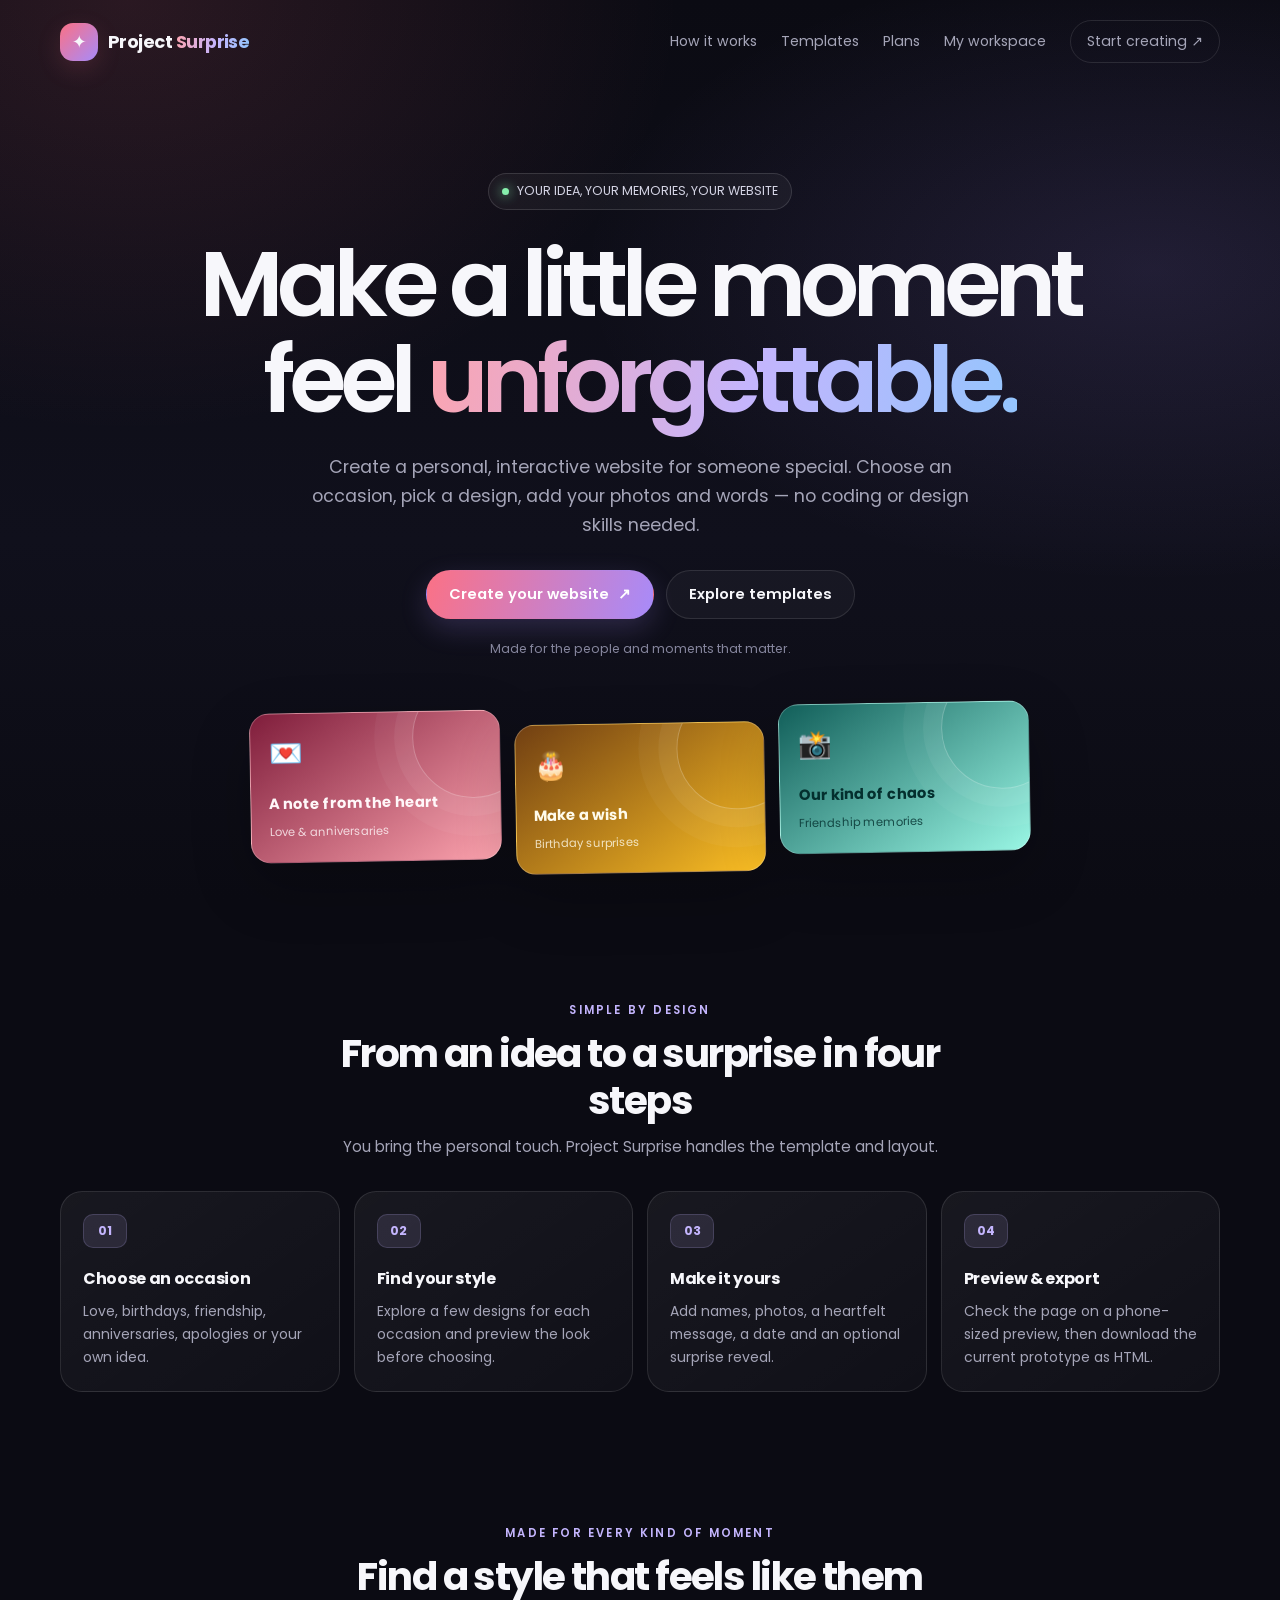
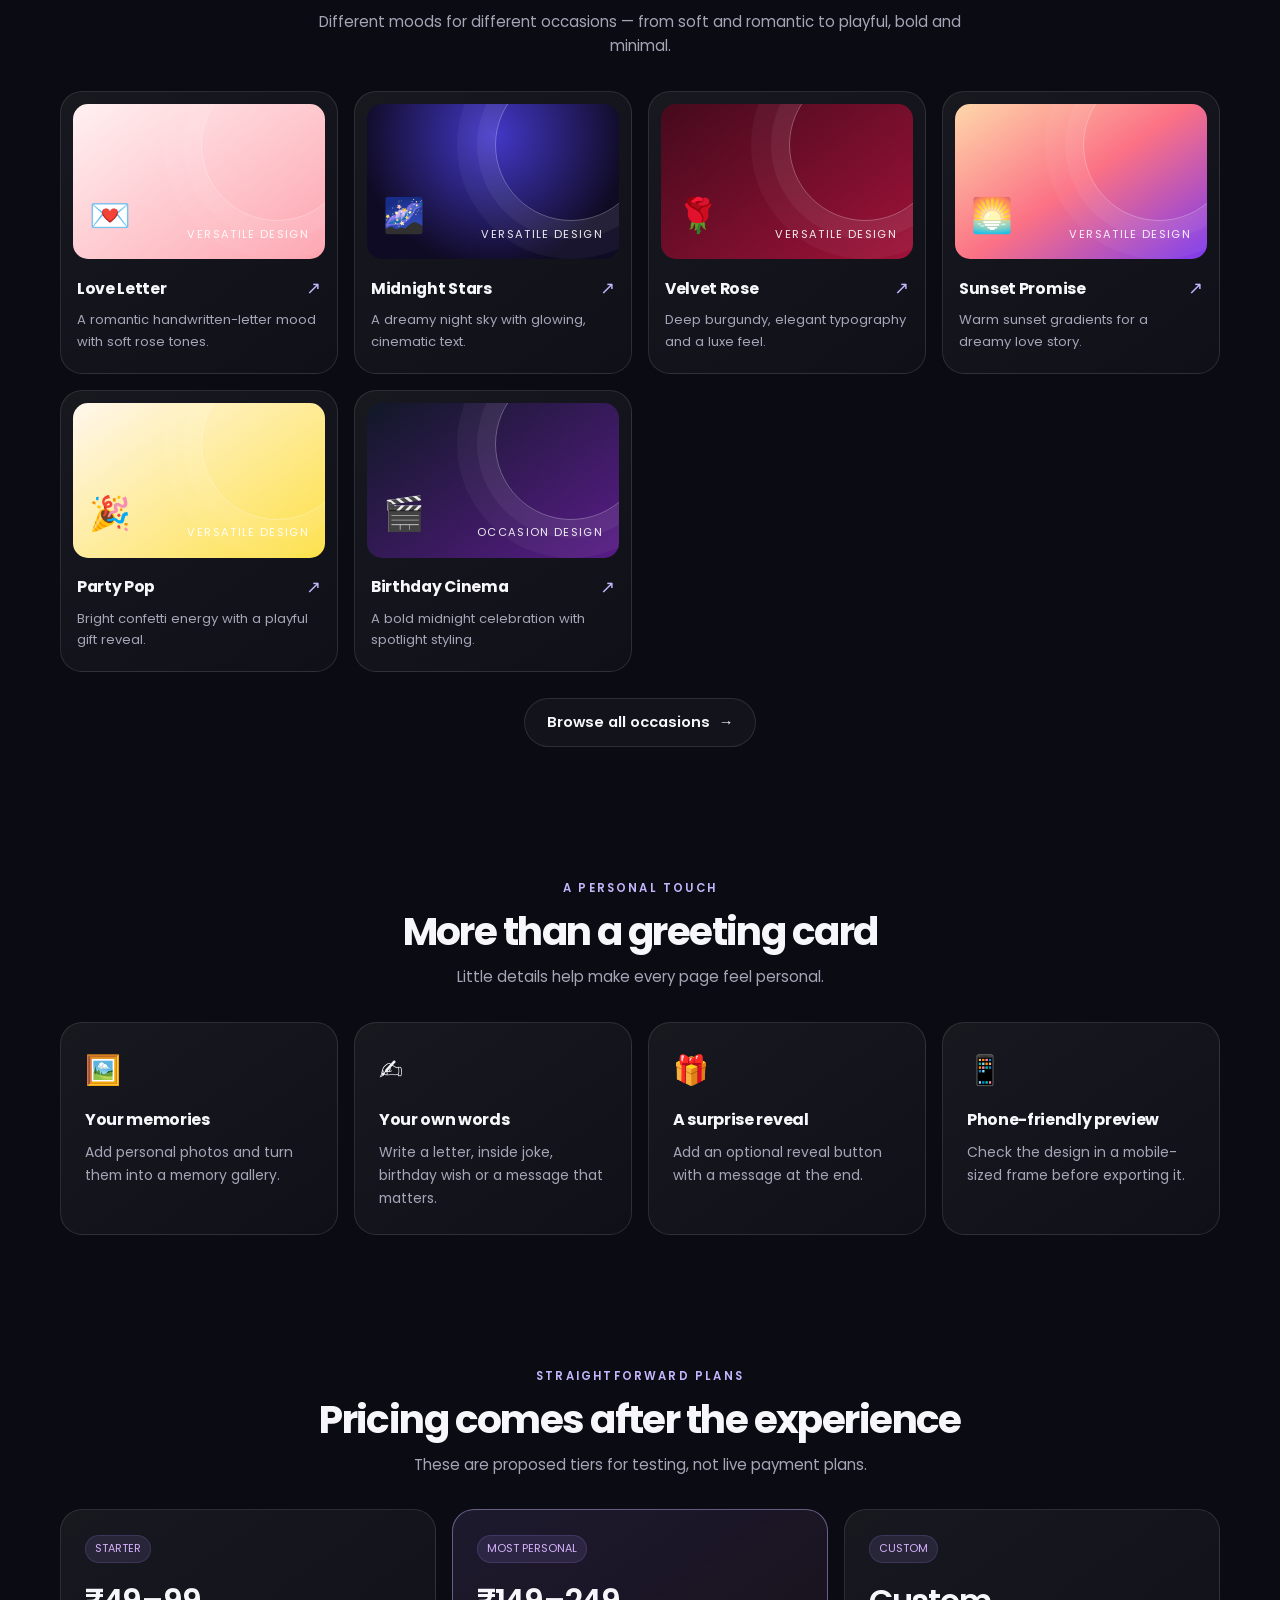
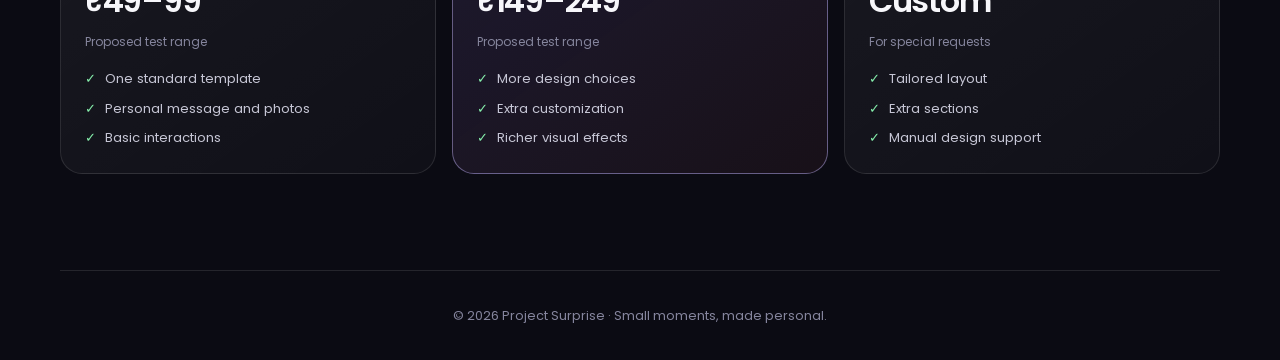
<file: index.html>
<!doctype html>
<html lang="en">
<head>
<meta charset="utf-8">
<meta name="viewport" content="width=device-width,initial-scale=1">
<title>Project Surprise — Make a little moment unforgettable</title>
<meta name="description" content="Create a personal surprise website for love, birthdays, friendship and special moments. No coding needed.">
<link rel="preconnect" href="https://fonts.googleapis.com">
<link href="https://fonts.googleapis.com/css2?family=Poppins:wght@400;500;600;700&display=swap" rel="stylesheet">
<link rel="stylesheet" href="style.css">
</head>
<body>
<div class="wrap">
  <nav class="nav">
    <a class="logo" href="index.html"><span class="logo-mark">✦</span><span>Project <span class="grad">Surprise</span></span></a>
    <div class="navlinks">
      <a class="link" href="#how">How it works</a>
      <a class="link" href="#templates">Templates</a>
      <a class="link" href="#pricing">Plans</a>
      <a class="link" href="admin.html">My workspace</a>
      <a class="link nav-cta" href="create.html">Start creating ↗</a>
    </div>
  </nav>

  <header class="hero">
    <div class="eyebrow-pill"><span></span> YOUR IDEA, YOUR MEMORIES, YOUR WEBSITE</div>
    <h1>Make a little moment<br>feel <span class="grad">unforgettable.</span></h1>
    <p>Create a personal, interactive website for someone special. Choose an occasion, pick a design, add your photos and words — no coding or design skills needed.</p>
    <div class="cta">
      <a class="btn" href="create.html">Create your website <span>↗</span></a>
      <a class="btn ghost" href="#templates">Explore templates</a>
    </div>
    <div class="hero-note">Made for the people and moments that matter.</div>
    <div class="hero-art" aria-label="Examples of different website styles">
      <div class="art-tile art-love"><span class="art-emoji">💌</span><div><strong>A note from the heart</strong><br><small>Love & anniversaries</small></div></div>
      <div class="art-tile art-birthday"><span class="art-emoji">🎂</span><div><strong>Make a wish</strong><br><small>Birthday surprises</small></div></div>
      <div class="art-tile art-friends"><span class="art-emoji">📸</span><div><strong>Our kind of chaos</strong><br><small>Friendship memories</small></div></div>
    </div>
  </header>

  <section class="section" id="how">
    <div class="section-head"><div class="kicker">Simple by design</div><h2>From an idea to a surprise in four steps</h2><p>You bring the personal touch. Project Surprise handles the template and layout.</p></div>
    <div class="steps">
      <div class="card"><h3>Choose an occasion</h3><p>Love, birthdays, friendship, anniversaries, apologies or your own idea.</p></div>
      <div class="card"><h3>Find your style</h3><p>Explore a few designs for each occasion and preview the look before choosing.</p></div>
      <div class="card"><h3>Make it yours</h3><p>Add names, photos, a heartfelt message, a date and an optional surprise reveal.</p></div>
      <div class="card"><h3>Preview & export</h3><p>Check the page on a phone-sized preview, then download the current prototype as HTML.</p></div>
    </div>
  </section>

  <section class="section" id="templates">
    <div class="section-head"><div class="kicker">Made for every kind of moment</div><h2>Find a style that feels like them</h2><p>Different moods for different occasions — from soft and romantic to playful, bold and minimal.</p></div>
    <div class="grid template-grid" id="tplGrid"></div>
    <div style="text-align:center;margin-top:26px"><a class="btn ghost" href="create.html">Browse all occasions <span>→</span></a></div>
  </section>

  <section class="section">
    <div class="section-head"><div class="kicker">A personal touch</div><h2>More than a greeting card</h2><p>Little details help make every page feel personal.</p></div>
    <div class="grid feature-grid">
      <div class="card"><div class="ic">🖼️</div><h3>Your memories</h3><p>Add personal photos and turn them into a memory gallery.</p></div>
      <div class="card"><div class="ic">✍️</div><h3>Your own words</h3><p>Write a letter, inside joke, birthday wish or a message that matters.</p></div>
      <div class="card"><div class="ic">🎁</div><h3>A surprise reveal</h3><p>Add an optional reveal button with a message at the end.</p></div>
      <div class="card"><div class="ic">📱</div><h3>Phone-friendly preview</h3><p>Check the design in a mobile-sized frame before exporting it.</p></div>
    </div>
  </section>

  <section class="section" id="pricing">
    <div class="section-head"><div class="kicker">Straightforward plans</div><h2>Pricing comes after the experience</h2><p>These are proposed tiers for testing, not live payment plans.</p></div>
    <div class="grid">
      <div class="card price-card"><span class="tag">STARTER</span><div class="price">₹49–99</div><div class="price-note">Proposed test range</div><ul class="mini-list"><li>One standard template</li><li>Personal message and photos</li><li>Basic interactions</li></ul></div>
      <div class="card price-card featured"><span class="tag">MOST PERSONAL</span><div class="price">₹149–249</div><div class="price-note">Proposed test range</div><ul class="mini-list"><li>More design choices</li><li>Extra customization</li><li>Richer visual effects</li></ul></div>
      <div class="card price-card"><span class="tag">CUSTOM</span><div class="price">Custom</div><div class="price-note">For special requests</div><ul class="mini-list"><li>Tailored layout</li><li>Extra sections</li><li>Manual design support</li></ul></div>
    </div>
  </section>

  <footer class="site">© <span id="y"></span> Project Surprise · Small moments, made personal.</footer>
</div>
<script src="templates.js"></script>
<script>
document.getElementById('y').textContent = new Date().getFullYear();
const grid = document.getElementById('tplGrid');
PS.TEMPLATES.slice(0, 6).forEach(t => {
  const a = document.createElement('a');
  a.className = 'card template-card';
  a.href = 'create.html?template=' + encodeURIComponent(t.id);
  a.innerHTML = `<div class="template-art" style="background:${t.preview}"><span class="preview-icon">${t.emoji}</span><span class="preview-label">${t.occasion.length > 1 ? 'Versatile design' : 'Occasion design'}</span></div><div class="template-meta"><h3>${t.name}</h3><span class="arrow">↗</span></div><p>${t.desc}</p>`;
  grid.appendChild(a);
})
</script>
</body>
</html>
</file>
<file: style.css>
:root{
  --bg:#0b0b13;--bg2:#141421;--ink:#f7f7fb;--mute:#a5a5b8;--card:rgba(24,24,39,.82);--line:rgba(255,255,255,.11);
  --accent:#fb7185;--accent2:#a78bfa;--ok:#34d399;--danger:#f87171;--radius:22px;
}
*{box-sizing:border-box;margin:0;padding:0}
html{scroll-behavior:smooth;scroll-padding-top:90px}
body{font-family:'Poppins',system-ui,sans-serif;background:var(--bg);color:var(--ink);line-height:1.65;min-height:100vh;overflow-x:hidden}
body:before{content:"";position:fixed;inset:0;pointer-events:none;z-index:-2;background:radial-gradient(ellipse at 10% 0%,rgba(251,113,133,.13),transparent 34%),radial-gradient(ellipse at 90% 30%,rgba(167,139,250,.13),transparent 35%),linear-gradient(180deg,#0b0b13,#10101c 60%,#0b0b13)}
a{color:inherit;text-decoration:none}
button,input,textarea,select{font:inherit}
.wrap{width:min(1160px,100% - 40px);margin:0 auto}
.grad{background:linear-gradient(100deg,#fda4af,#c4b5fd 55%,#93c5fd);-webkit-background-clip:text;background-clip:text;color:transparent}
/* Navigation */
.nav{display:flex;justify-content:space-between;align-items:center;gap:18px;padding:20px 0;position:relative;z-index:5}
.logo{display:inline-flex;align-items:center;gap:10px;font-weight:700;font-size:1.12rem;letter-spacing:-.03em;white-space:nowrap}
.logo-mark{display:grid;place-items:center;width:38px;height:38px;border-radius:13px;background:linear-gradient(135deg,#fb7185,#a78bfa);box-shadow:0 8px 24px #fb718526}
.navlinks{display:flex;align-items:center;gap:24px}
.nav a.link{color:var(--mute);font-size:.88rem;transition:color .2s}
.nav a.link:hover{color:var(--ink)}
.nav .nav-cta{padding:9px 16px;border-radius:999px;border:1px solid var(--line);color:var(--ink)}
/* Buttons */
.btn{display:inline-flex;align-items:center;justify-content:center;gap:9px;border:1px solid transparent;cursor:pointer;font:600 .92rem 'Poppins',sans-serif;padding:13px 22px;border-radius:999px;color:#fff;background:linear-gradient(110deg,#fb7185,#a78bfa);box-shadow:0 10px 28px rgba(167,139,250,.2);transition:transform .2s,filter .2s,border-color .2s;min-height:46px}
.btn:hover{transform:translateY(-2px);filter:brightness(1.06)}
.btn.ghost{background:rgba(255,255,255,.035);border-color:var(--line);box-shadow:none;color:var(--ink)}
.btn.small{padding:8px 14px;min-height:36px;font-size:.8rem}
.btn.danger{background:var(--danger);box-shadow:none}
.btn:disabled{opacity:.4;cursor:not-allowed;transform:none}
/* Hero */
.hero{position:relative;text-align:center;padding:90px 0 78px;max-width:900px;margin:auto}
.eyebrow-pill{display:inline-flex;align-items:center;gap:8px;padding:7px 13px;border:1px solid rgba(255,255,255,.13);background:rgba(255,255,255,.045);border-radius:999px;color:#d4d4e4;font-size:.78rem;margin-bottom:26px}
.eyebrow-pill span{display:inline-block;width:7px;height:7px;background:#86efac;border-radius:50%;box-shadow:0 0 12px #86efac}
.hero h1{font-size:clamp(2.8rem,7.5vw,5.8rem);line-height:1.04;letter-spacing:-.065em;margin-bottom:24px;font-weight:600}
.hero p{max-width:670px;margin:0 auto 30px;color:var(--mute);font-size:clamp(.98rem,2vw,1.1rem)}
.hero .cta{display:flex;gap:12px;justify-content:center;flex-wrap:wrap}
.hero-note{margin-top:20px;font-size:.78rem;color:#85859d}
.hero-art{max-width:780px;margin:48px auto 0;display:grid;grid-template-columns:1fr 1fr 1fr;gap:14px;transform:rotate(-1deg)}
.art-tile{min-height:150px;border-radius:20px;border:1px solid rgba(255,255,255,.22);box-shadow:0 22px 60px rgba(0,0,0,.24);padding:18px;display:flex;flex-direction:column;justify-content:space-between;text-align:left;overflow:hidden;position:relative}
.art-tile:after{content:"";position:absolute;width:120px;height:120px;border:1px solid rgba(255,255,255,.25);border-radius:50%;right:-35px;top:-35px;box-shadow:0 0 0 18px rgba(255,255,255,.05),0 0 0 38px rgba(255,255,255,.035)}
.art-tile .art-emoji{font-size:1.7rem;position:relative;z-index:1}
.art-tile strong{font-size:.92rem;position:relative;z-index:1}
.art-tile small{opacity:.8;font-size:.72rem;position:relative;z-index:1}
.art-love{background:linear-gradient(145deg,#7f1d3b,#fda4af);color:#fff7f9}
.art-birthday{background:linear-gradient(145deg,#713f12,#fbbf24);color:#fffbeb;transform:translateY(16px)}
.art-friends{background:linear-gradient(145deg,#115e59,#99f6e4);color:#042f2e}
/* Sections and cards */
.section{padding:66px 0}
.section-head{text-align:center;max-width:680px;margin:0 auto 32px}
.kicker{font-size:.72rem;text-transform:uppercase;letter-spacing:.19em;color:#c4b5fd;font-weight:600;margin-bottom:10px}
.section h2,.section-head h2{font-size:clamp(1.7rem,4vw,2.45rem);line-height:1.2;letter-spacing:-.04em;margin-bottom:10px}
.section-head p{color:var(--mute);font-size:.94rem}
.grid{display:grid;gap:16px;grid-template-columns:repeat(auto-fit,minmax(220px,1fr))}
.card{background:linear-gradient(145deg,rgba(255,255,255,.055),rgba(255,255,255,.025));border:1px solid var(--line);border-radius:var(--radius);padding:24px;transition:transform .22s,border-color .22s,background .22s;min-width:0}
.card h3{margin-bottom:7px;font-size:1rem;letter-spacing:-.02em}
.card p{color:var(--mute);font-size:.87rem}
.card .ic{font-size:1.8rem;margin-bottom:13px}
.steps{counter-reset:s;display:grid;gap:14px;grid-template-columns:repeat(auto-fit,minmax(220px,1fr))}
.steps .card{padding:22px}
.steps .card:before{counter-increment:s;content:"0" counter(s);display:inline-flex;align-items:center;justify-content:center;width:42px;height:32px;border-radius:10px;background:rgba(196,181,253,.12);border:1px solid rgba(196,181,253,.18);color:#c4b5fd;font-size:.78rem;font-weight:700;margin-bottom:18px}
.feature-grid .card{min-height:170px}
.template-grid{grid-template-columns:repeat(auto-fit,minmax(220px,1fr))}
.template-card{padding:12px;text-align:left;display:block;overflow:hidden}
.template-card:hover,.choice:hover{transform:translateY(-4px);border-color:rgba(196,181,253,.5);background:rgba(255,255,255,.065)}
.template-art,.swatch{height:155px;border-radius:15px;margin-bottom:15px;display:flex;align-items:flex-end;justify-content:space-between;padding:16px;position:relative;overflow:hidden;color:white}
.template-art:before,.swatch:before{content:"";position:absolute;width:150px;height:150px;border:1px solid rgba(255,255,255,.3);border-radius:50%;right:-28px;top:-35px;box-shadow:0 0 0 18px rgba(255,255,255,.05),0 0 0 38px rgba(255,255,255,.04)}
.template-art .preview-icon,.swatch .preview-icon{font-size:2.1rem;z-index:1}
.template-art .preview-label,.swatch .preview-label{font-size:.7rem;letter-spacing:.12em;text-transform:uppercase;z-index:1;opacity:.9}
.template-meta{display:flex;align-items:center;justify-content:space-between;gap:10px;margin:0 4px 4px}
.template-meta h3{font-size:.98rem;margin:0}
.template-meta .arrow{color:#c4b5fd;font-size:1.1rem}
.template-card p{margin:6px 4px 8px;font-size:.82rem}
.tag{display:inline-flex;align-items:center;border-radius:999px;padding:4px 9px;font-size:.68rem;color:#d8b4fe;background:rgba(167,139,250,.12);border:1px solid rgba(167,139,250,.17)}
.choice{cursor:pointer;text-align:center;transition:.2s;position:relative}
.choice.sel{border-color:#c4b5fd;box-shadow:0 0 0 1px #c4b5fd inset;background:rgba(167,139,250,.09)}
.choice .ic{font-size:2.25rem;margin-bottom:12px}
.choice .swatch{height:112px;margin-bottom:14px;display:grid;place-items:center;font-size:2.2rem}
.choice .swatch:before{display:none}
.choice .btn{margin-top:10px}
footer.site{text-align:center;color:#85859d;padding:34px 0;font-size:.8rem;border-top:1px solid var(--line);margin-top:30px}
/* Pricing and MVP notice */
.price-card{position:relative}
.price-card.featured{border-color:rgba(196,181,253,.45);background:linear-gradient(145deg,rgba(167,139,250,.12),rgba(251,113,133,.055))}
.price{font-size:2rem;font-weight:600;letter-spacing:-.04em;margin:12px 0 4px}
.price-note{font-size:.75rem;color:#85859d}
.mini-list{list-style:none;margin-top:16px;display:grid;gap:8px;color:#c6c6d5;font-size:.82rem}
.mini-list li:before{content:"✓";color:#86efac;margin-right:9px}
.notice{border:1px solid rgba(251,191,36,.22);background:rgba(251,191,36,.055);color:#f5d78e;border-radius:16px;padding:14px 16px;font-size:.8rem;line-height:1.55}
/* Wizard */
.progress{display:flex;gap:8px;margin:12px 0 30px}
.progress div{flex:1;height:5px;border-radius:8px;background:var(--line);transition:.3s}
.progress div.on{background:linear-gradient(90deg,#fb7185,#a78bfa)}
.panel{display:none;padding:18px 0 54px}
.panel.show{display:block;animation:fade .35s}
@keyframes fade{from{opacity:0;transform:translateY(10px)}to{opacity:1;transform:none}}
.panel h2{font-size:clamp(1.6rem,4vw,2.15rem);letter-spacing:-.04em;margin-bottom:6px}
.panel .hint{color:var(--mute);margin-bottom:24px;font-size:.9rem}
.actions{display:flex;justify-content:space-between;gap:12px;margin-top:28px;flex-wrap:wrap}
.editor{display:grid;gap:26px;grid-template-columns:1fr}
@media(min-width:920px){.editor{grid-template-columns:minmax(0,1fr) 390px}}
.field{margin-bottom:16px}
.field label{display:block;font-size:.82rem;color:#c8c8d7;margin-bottom:7px}
.field input,.field textarea,.field select{width:100%;background:#141421;border:1px solid var(--line);color:var(--ink);padding:12px 14px;border-radius:12px;font:inherit;font-size:.9rem;outline:none;transition:border-color .2s,box-shadow .2s}
.field input:focus,.field textarea:focus,.field select:focus{border-color:#a78bfa;box-shadow:0 0 0 3px rgba(167,139,250,.12)}
.field textarea{min-height:120px;resize:vertical}
.field input[type=color]{padding:3px;height:44px}
.row2{display:grid;grid-template-columns:1fr 1fr;gap:12px}
.note{font-size:.76rem;color:#85859d;margin-top:5px}
.thumbs{display:flex;gap:10px;flex-wrap:wrap;margin-top:10px}
.thumbs .t{position:relative;width:70px;height:70px}
.thumbs img{width:100%;height:100%;object-fit:cover;border-radius:10px}
.thumbs button{position:absolute;top:-6px;right:-6px;width:22px;height:22px;border-radius:50%;border:0;background:var(--danger);color:#fff;cursor:pointer;font-size:.8rem}
.preview{position:sticky;top:16px;align-self:start;min-width:0}
.preview .bar{display:flex;gap:8px;margin-bottom:10px;align-items:center;flex-wrap:wrap}
.preview .bar span{color:var(--mute);font-size:.82rem;margin-right:auto}
.frame{background:#050509;border-radius:26px;padding:9px;border:1px solid var(--line);transition:.3s;margin:0 auto;width:100%;max-width:400px;box-shadow:0 22px 50px rgba(0,0,0,.2)}
.frame iframe{width:100%;height:600px;border:0;border-radius:18px;background:#fff;display:block}
.frame.desktop{max-width:100%;border-radius:12px}
.frame.desktop iframe{height:420px;border-radius:6px}
.result{text-align:center;max-width:650px;margin:24px auto}
.result .big{font-size:4rem}
.linkbox{display:flex;gap:8px;margin:20px 0;background:#141421;border:1px solid var(--line);border-radius:14px;padding:8px}
.linkbox input{flex:1;background:transparent;border:0;color:var(--ink);padding:8px;font:inherit;outline:none;min-width:0}
.warn{background:rgba(251,191,36,.07);border:1px solid rgba(251,191,36,.28);color:#f5d78e;border-radius:12px;padding:12px 14px;font-size:.82rem;text-align:left;margin-top:14px}
/* Admin */
table{width:100%;border-collapse:collapse;font-size:.87rem}
th,td{padding:12px 10px;text-align:left;border-bottom:1px solid var(--line);vertical-align:middle}
th{color:var(--mute);font-weight:500;font-size:.73rem;text-transform:uppercase;letter-spacing:.08em}
.tablewrap{overflow-x:auto;background:var(--card);border:1px solid var(--line);border-radius:18px;padding:10px}
.pill{display:inline-block;padding:3px 10px;border-radius:999px;background:rgba(167,139,250,.14);border:1px solid rgba(167,139,250,.17);font-size:.72rem;color:#d8b4fe}
.stats{display:grid;grid-template-columns:repeat(auto-fit,minmax(160px,1fr));gap:14px;margin-bottom:24px}
.stats .card b{display:block;font-size:1.9rem;letter-spacing:-.04em}
.empty{text-align:center;color:var(--mute);padding:40px}
.gate{min-height:100vh;display:grid;place-items:center;padding:20px;background:var(--bg);text-align:center}
.gate .card{max-width:380px;width:100%}
.gate input{width:100%;margin:14px 0;padding:12px;border-radius:12px;border:1px solid var(--line);background:var(--bg2);color:var(--ink);font:inherit}
@media(max-width:700px){.wrap{width:min(100% - 28px,1160px)}.nav{align-items:flex-start}.navlinks{gap:12px;flex-wrap:wrap;justify-content:flex-end}.nav a.link{font-size:.78rem}.nav .nav-cta{display:none}.hero{padding:62px 0 44px}.hero-art{gap:8px;margin-top:34px}.art-tile{min-height:125px;padding:12px;border-radius:15px}.art-tile strong{font-size:.75rem}.art-tile small{font-size:.63rem}.art-tile .art-emoji{font-size:1.35rem}.section{padding:48px 0}.card{padding:20px}.template-art{height:132px}.row2{grid-template-columns:1fr}.preview{position:static}.actions .btn{flex:1}.linkbox{flex-wrap:wrap}.linkbox input{flex-basis:100%}}
@media(prefers-reduced-motion:reduce){*,*:before,*:after{scroll-behavior:auto!important;transition:none!important;animation:none!important}}
</file>
